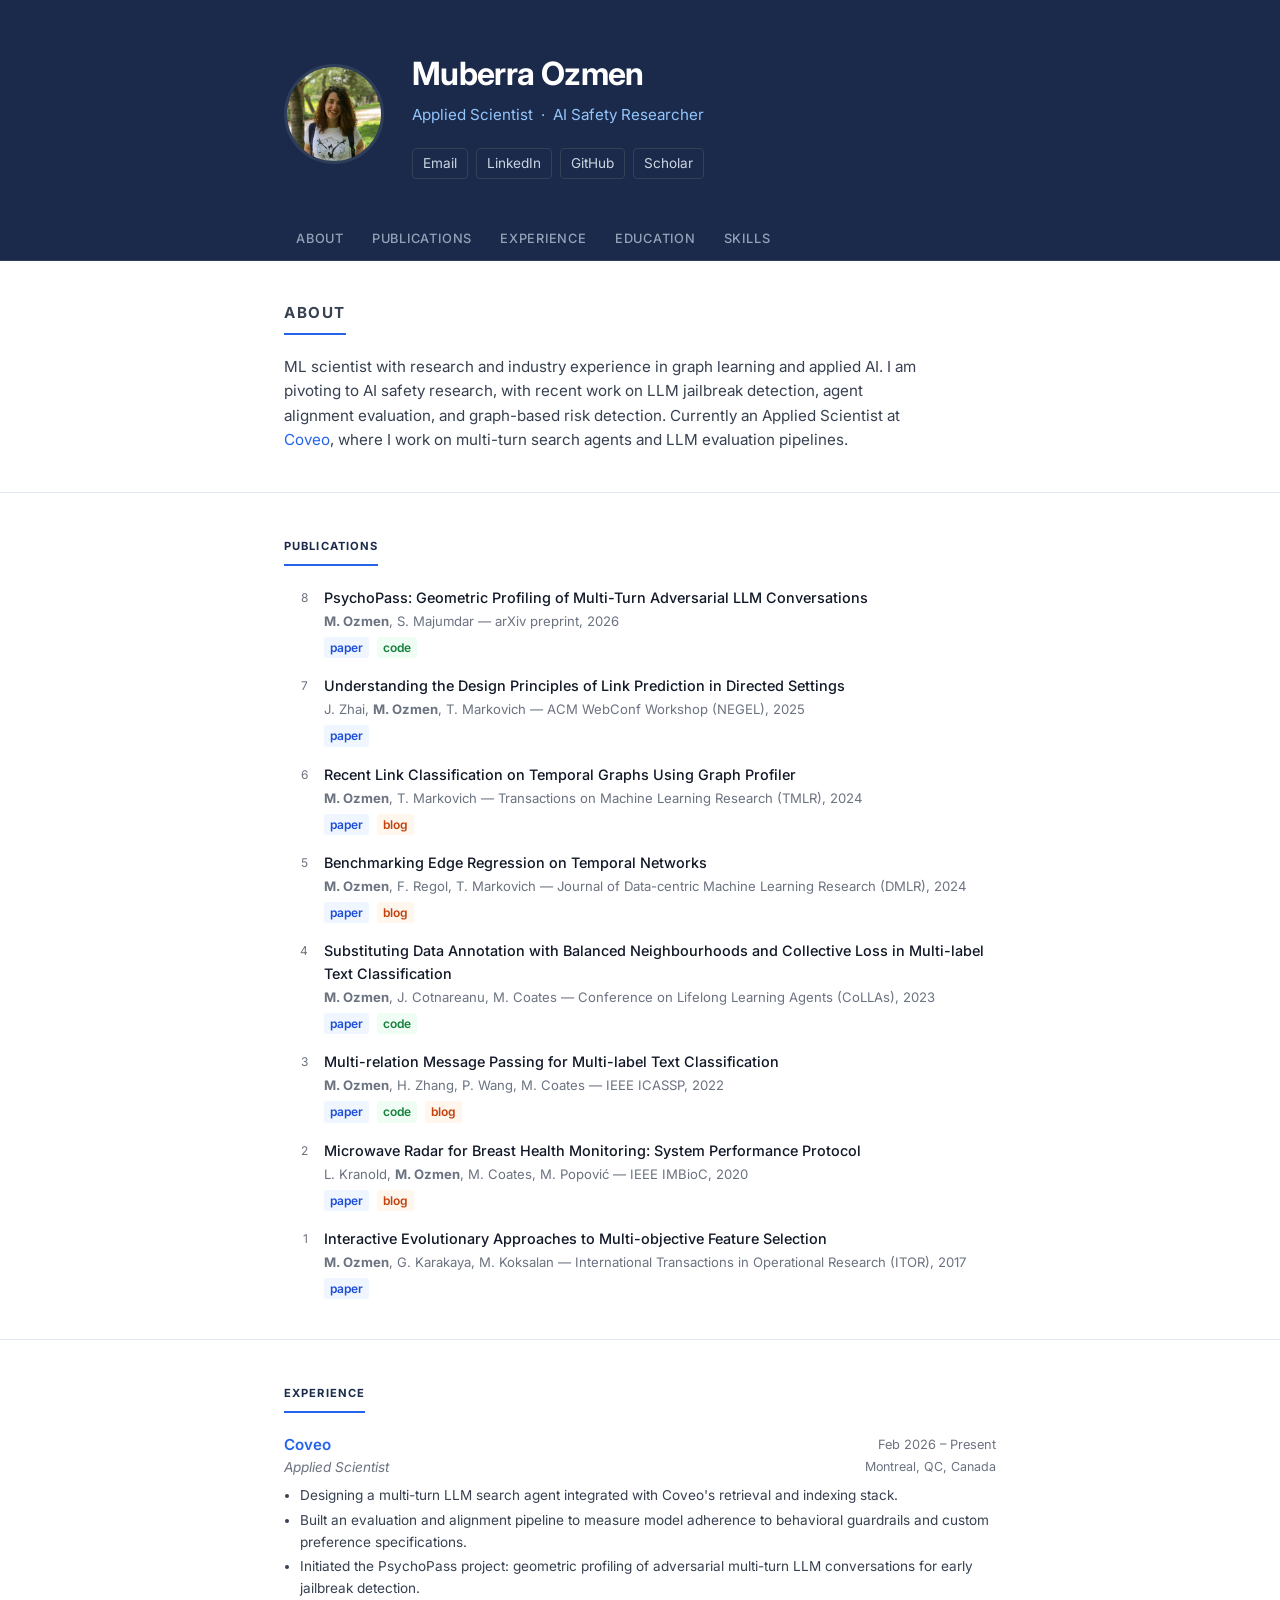
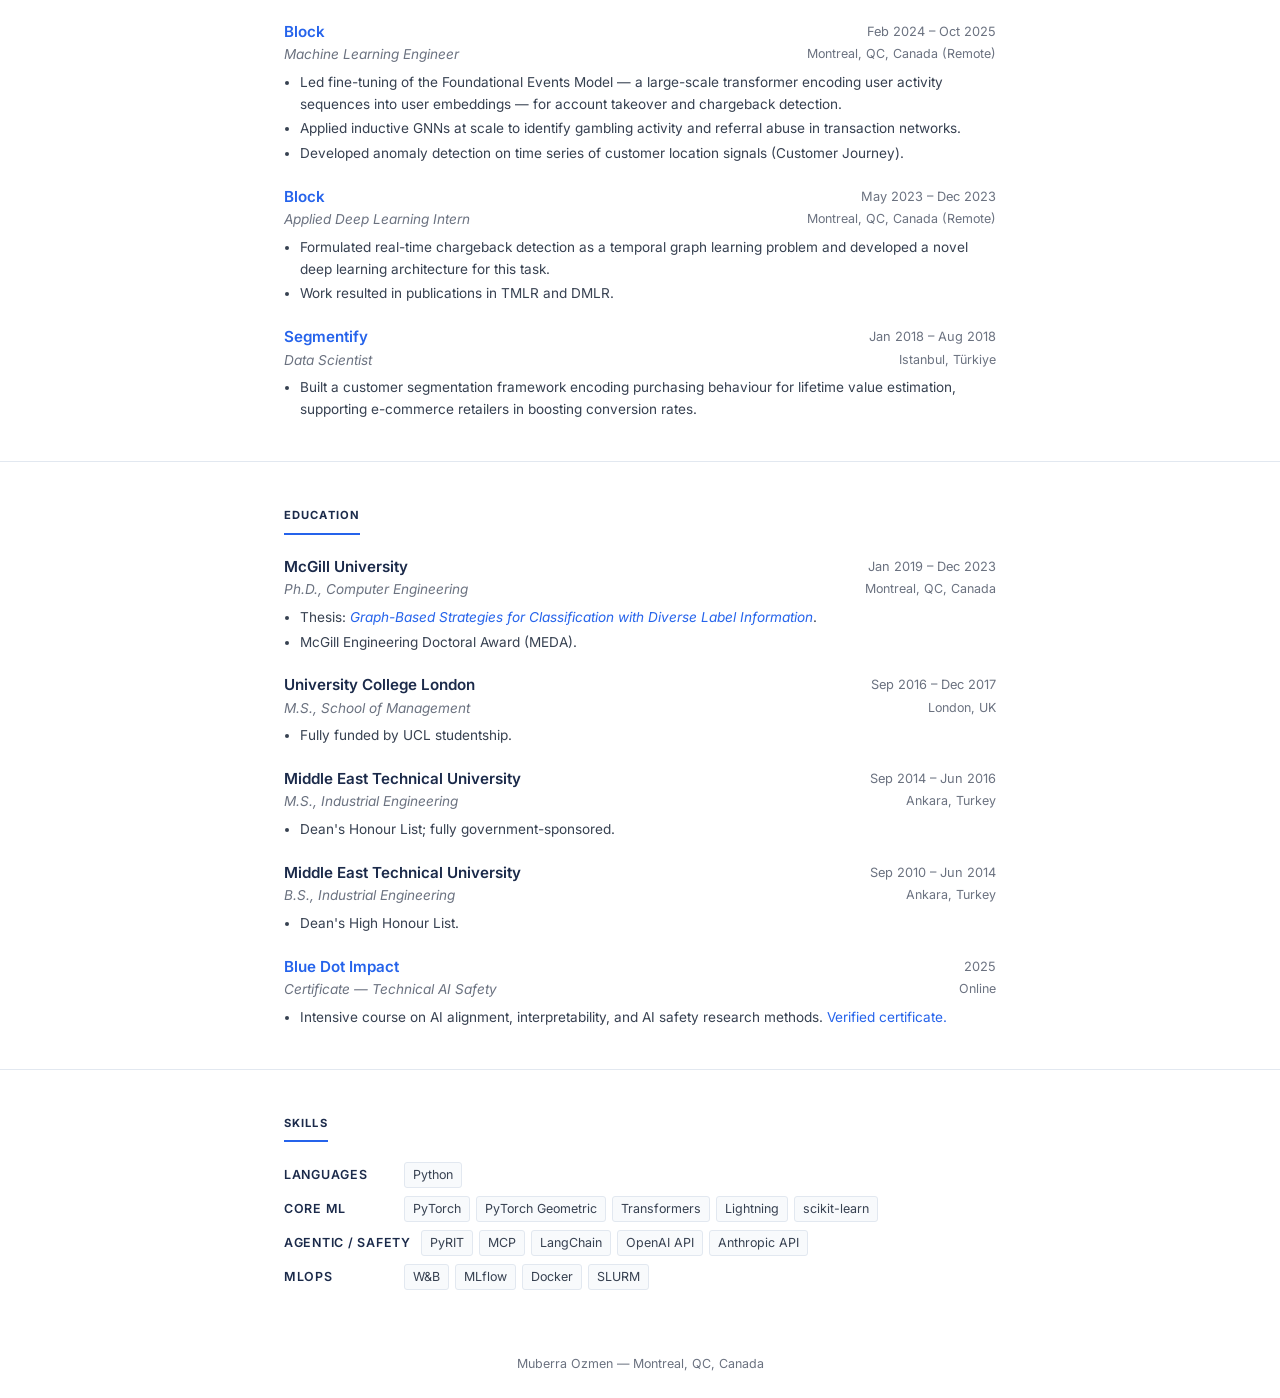
<file: index.html>
<!DOCTYPE html>
<html lang="en">
<head>
  <meta charset="UTF-8" />
  <meta name="viewport" content="width=device-width, initial-scale=1.0" />
  <title>Muberra Ozmen</title>
  <link rel="stylesheet" href="style.css" />
  <link rel="preconnect" href="https://fonts.googleapis.com" />
  <link href="https://fonts.googleapis.com/css2?family=Inter:wght@300;400;500;600;700&display=swap" rel="stylesheet" />
</head>
<body>

<!-- ── Header ── -->
<header>
  <div class="container">
    <div class="header-inner">
      <img src="profile.jpg" alt="Muberra Ozmen" class="profile-photo" width="100" height="100" />
      <div class="header-text">
        <h1>Muberra Ozmen</h1>
        <p class="subtitle">Applied Scientist &nbsp;·&nbsp; AI Safety Researcher</p>
        <div class="contact">
          <a href="mailto:muberra.ozmen@gmail.com">Email</a>
          <a href="https://www.linkedin.com/in/muberraozmen/" target="_blank">LinkedIn</a>
          <a href="https://github.com/muberraozmen" target="_blank">GitHub</a>
          <a href="https://scholar.google.com/citations?user=y7MTyicAAAAJ" target="_blank">Scholar</a>
        </div>
      </div>
    </div>
  </div>
</header>

<!-- ── Nav ── -->
<nav>
  <div class="container">
    <a href="#about">About</a>
    <a href="#publications">Publications</a>
    <a href="#experience">Experience</a>
    <a href="#education">Education</a>
    <a href="#skills">Skills</a>
  </div>
</nav>

<!-- ── Main ── -->
<main>

  <!-- About -->
  <section id="about">
    <div class="container">
      <p class="section-title">About</p>
      <p>
        ML scientist with research and industry experience in graph learning and applied AI.
        I am pivoting to AI safety research, with recent work on LLM jailbreak detection,
        agent alignment evaluation, and graph-based risk detection.
        Currently an Applied Scientist at <a href="https://www.coveo.com" target="_blank">Coveo</a>,
        where I work on multi-turn search agents and LLM evaluation pipelines.
      </p>
    </div>
  </section>

  <!-- Publications -->
  <section id="publications">
    <div class="container">
      <p class="section-title">Publications</p>
      <ol class="pub-list" reversed>

        <li class="pub">
          <span class="pub-num">8</span>
          <div class="pub-body">
            <p class="pub-title">PsychoPass: Geometric Profiling of Multi-Turn Adversarial LLM Conversations</p>
            <p class="pub-meta"><strong>M. Ozmen</strong>, S. Majumdar &mdash; arXiv preprint, 2026</p>
            <div class="pub-links">
              <a href="https://arxiv.org/abs/2606.03136" target="_blank" class="paper">paper</a>
              <a href="https://github.com/muberraozmen/psycho-pass" target="_blank" class="code">code</a>
            </div>
          </div>
        </li>

        <li class="pub">
          <span class="pub-num">7</span>
          <div class="pub-body">
            <p class="pub-title">Understanding the Design Principles of Link Prediction in Directed Settings</p>
            <p class="pub-meta">J. Zhai, <strong>M. Ozmen</strong>, T. Markovich &mdash; ACM WebConf Workshop (NEGEL), 2025</p>
            <div class="pub-links">
              <a href="https://dl.acm.org/doi/10.1145/3701716.3717803" target="_blank" class="paper">paper</a>
            </div>
          </div>
        </li>

        <li class="pub">
          <span class="pub-num">6</span>
          <div class="pub-body">
            <p class="pub-title">Recent Link Classification on Temporal Graphs Using Graph Profiler</p>
            <p class="pub-meta"><strong>M. Ozmen</strong>, T. Markovich &mdash; Transactions on Machine Learning Research (TMLR), 2024</p>
            <div class="pub-links">
              <a href="https://openreview.net/forum?id=BTgHh0gSSc" target="_blank" class="paper">paper</a>
              <a href="https://ai.cash.app/recent-link-classification" target="_blank" class="blog">blog</a>
            </div>
          </div>
        </li>

        <li class="pub">
          <span class="pub-num">5</span>
          <div class="pub-body">
            <p class="pub-title">Benchmarking Edge Regression on Temporal Networks</p>
            <p class="pub-meta"><strong>M. Ozmen</strong>, F. Regol, T. Markovich &mdash; Journal of Data-centric Machine Learning Research (DMLR), 2024</p>
            <div class="pub-links">
              <a href="https://openreview.net/forum?id=4k4cocpuSw" target="_blank" class="paper">paper</a>
              <a href="https://ai.cash.app/temporal-edge-regression" target="_blank" class="blog">blog</a>
            </div>
          </div>
        </li>

        <li class="pub">
          <span class="pub-num">4</span>
          <div class="pub-body">
            <p class="pub-title">Substituting Data Annotation with Balanced Neighbourhoods and Collective Loss in Multi-label Text Classification</p>
            <p class="pub-meta"><strong>M. Ozmen</strong>, J. Cotnareanu, M. Coates &mdash; Conference on Lifelong Learning Agents (CoLLAs), 2023</p>
            <div class="pub-links">
              <a href="https://arxiv.org/abs/2309.13543" target="_blank" class="paper">paper</a>
              <a href="https://github.com/muberraozmen/BNCL" target="_blank" class="code">code</a>
            </div>
          </div>
        </li>

        <li class="pub">
          <span class="pub-num">3</span>
          <div class="pub-body">
            <p class="pub-title">Multi-relation Message Passing for Multi-label Text Classification</p>
            <p class="pub-meta"><strong>M. Ozmen</strong>, H. Zhang, P. Wang, M. Coates &mdash; IEEE ICASSP, 2022</p>
            <div class="pub-links">
              <a href="https://ieeexplore.ieee.org/document/9747225" target="_blank" class="paper">paper</a>
              <a href="https://github.com/muberraozmen/MrMP" target="_blank" class="code">code</a>
              <a href="https://networks.lab.mcgill.ca/docs/projects/current_projects/project003/" target="_blank" class="blog">blog</a>
            </div>
          </div>
        </li>

        <li class="pub">
          <span class="pub-num">2</span>
          <div class="pub-body">
            <p class="pub-title">Microwave Radar for Breast Health Monitoring: System Performance Protocol</p>
            <p class="pub-meta">L. Kranold, <strong>M. Ozmen</strong>, M. Coates, M. Popović &mdash; IEEE IMBioC, 2020</p>
            <div class="pub-links">
              <a href="https://ieeexplore.ieee.org/document/9385019" target="_blank" class="paper">paper</a>
              <a href="https://networks.lab.mcgill.ca/docs/projects/past_projects/project008" target="_blank" class="blog">blog</a>
            </div>
          </div>
        </li>

        <li class="pub">
          <span class="pub-num">1</span>
          <div class="pub-body">
            <p class="pub-title">Interactive Evolutionary Approaches to Multi-objective Feature Selection</p>
            <p class="pub-meta"><strong>M. Ozmen</strong>, G. Karakaya, M. Koksalan &mdash; International Transactions in Operational Research (ITOR), 2017</p>
            <div class="pub-links">
              <a href="https://onlinelibrary.wiley.com/doi/abs/10.1111/itor.12428" target="_blank" class="paper">paper</a>
            </div>
          </div>
        </li>

      </ol>
    </div>
  </section>

  <!-- Experience -->
  <section id="experience">
    <div class="container">
      <p class="section-title">Experience</p>
      <div class="entry-list">

        <div class="entry">
          <span class="entry-org"><a href="https://www.coveo.com" target="_blank">Coveo</a></span>
          <span class="entry-date">Feb 2026 &ndash; Present</span>
          <span class="entry-role">Applied Scientist</span>
          <span class="entry-location">Montreal, QC, Canada</span>
          <ul class="entry-bullets">
            <li>Designing a multi-turn LLM search agent integrated with Coveo's retrieval and indexing stack.</li>
            <li>Built an evaluation and alignment pipeline to measure model adherence to behavioral guardrails and custom preference specifications.</li>
            <li>Initiated the PsychoPass project: geometric profiling of adversarial multi-turn LLM conversations for early jailbreak detection.</li>
          </ul>
        </div>

        <div class="entry">
          <span class="entry-org"><a href="https://block.xyz" target="_blank">Block</a></span>
          <span class="entry-date">Feb 2024 &ndash; Oct 2025</span>
          <span class="entry-role">Machine Learning Engineer</span>
          <span class="entry-location">Montreal, QC, Canada (Remote)</span>
          <ul class="entry-bullets">
            <li>Led fine-tuning of the Foundational Events Model — a large-scale transformer encoding user activity sequences into user embeddings — for account takeover and chargeback detection.</li>
            <li>Applied inductive GNNs at scale to identify gambling activity and referral abuse in transaction networks.</li>
            <li>Developed anomaly detection on time series of customer location signals (Customer Journey).</li>
          </ul>
        </div>

        <div class="entry">
          <span class="entry-org"><a href="https://block.xyz" target="_blank">Block</a></span>
          <span class="entry-date">May 2023 &ndash; Dec 2023</span>
          <span class="entry-role">Applied Deep Learning Intern</span>
          <span class="entry-location">Montreal, QC, Canada (Remote)</span>
          <ul class="entry-bullets">
            <li>Formulated real-time chargeback detection as a temporal graph learning problem and developed a novel deep learning architecture for this task.</li>
            <li>Work resulted in publications in TMLR and DMLR.</li>
          </ul>
        </div>

        <div class="entry">
          <span class="entry-org"><a href="https://www.segmentify.com" target="_blank">Segmentify</a></span>
          <span class="entry-date">Jan 2018 &ndash; Aug 2018</span>
          <span class="entry-role">Data Scientist</span>
          <span class="entry-location">Istanbul, Türkiye</span>
          <ul class="entry-bullets">
            <li>Built a customer segmentation framework encoding purchasing behaviour for lifetime value estimation, supporting e-commerce retailers in boosting conversion rates.</li>
          </ul>
        </div>

      </div>
    </div>
  </section>

  <!-- Education -->
  <section id="education">
    <div class="container">
      <p class="section-title">Education</p>
      <div class="entry-list">

        <div class="entry">
          <span class="entry-org">McGill University</span>
          <span class="entry-date">Jan 2019 &ndash; Dec 2023</span>
          <span class="entry-role">Ph.D., Computer Engineering</span>
          <span class="entry-location">Montreal, QC, Canada</span>
          <ul class="entry-bullets">
            <li>Thesis: <a href="https://escholarship.mcgill.ca/concern/theses/t722hg54k" target="_blank"><em>Graph-Based Strategies for Classification with Diverse Label Information</em></a>.</li>
            <li>McGill Engineering Doctoral Award (MEDA).</li>
          </ul>
        </div>

        <div class="entry">
          <span class="entry-org">University College London</span>
          <span class="entry-date">Sep 2016 &ndash; Dec 2017</span>
          <span class="entry-role">M.S., School of Management</span>
          <span class="entry-location">London, UK</span>
          <ul class="entry-bullets">
            <li>Fully funded by UCL studentship.</li>
          </ul>
        </div>

        <div class="entry">
          <span class="entry-org">Middle East Technical University</span>
          <span class="entry-date">Sep 2014 &ndash; Jun 2016</span>
          <span class="entry-role">M.S., Industrial Engineering</span>
          <span class="entry-location">Ankara, Turkey</span>
          <ul class="entry-bullets">
            <li>Dean's Honour List; fully government-sponsored.</li>
          </ul>
        </div>

        <div class="entry">
          <span class="entry-org">Middle East Technical University</span>
          <span class="entry-date">Sep 2010 &ndash; Jun 2014</span>
          <span class="entry-role">B.S., Industrial Engineering</span>
          <span class="entry-location">Ankara, Turkey</span>
          <ul class="entry-bullets">
            <li>Dean's High Honour List.</li>
          </ul>
        </div>

        <div class="entry">
          <span class="entry-org"><a href="https://bluedot.org/courses/technical-ai-safety" target="_blank">Blue Dot Impact</a></span>
          <span class="entry-date">2025</span>
          <span class="entry-role">Certificate — Technical AI Safety</span>
          <span class="entry-location">Online</span>
          <ul class="entry-bullets">
            <li>Intensive course on AI alignment, interpretability, and AI safety research methods. <a href="https://bluedot.org/certification?id=recBqdzHf9f8r70Nk" target="_blank">Verified certificate.</a></li>
          </ul>
        </div>

      </div>
    </div>
  </section>

  <!-- Skills -->
  <section id="skills">
    <div class="container">
      <p class="section-title">Skills</p>
      <div class="skill-group">

        <div class="skill-row">
          <span class="skill-label">Languages</span>
          <div class="skill-tags">
            <span class="tag">Python</span>
          </div>
        </div>

        <div class="skill-row">
          <span class="skill-label">Core ML</span>
          <div class="skill-tags">
            <span class="tag">PyTorch</span>
            <span class="tag">PyTorch Geometric</span>
            <span class="tag">Transformers</span>
            <span class="tag">Lightning</span>
            <span class="tag">scikit-learn</span>
          </div>
        </div>

        <div class="skill-row">
          <span class="skill-label">Agentic / Safety</span>
          <div class="skill-tags">
            <span class="tag">PyRIT</span>
            <span class="tag">MCP</span>
            <span class="tag">LangChain</span>
            <span class="tag">OpenAI API</span>
            <span class="tag">Anthropic API</span>
          </div>
        </div>

        <div class="skill-row">
          <span class="skill-label">MLOps</span>
          <div class="skill-tags">
            <span class="tag">W&amp;B</span>
            <span class="tag">MLflow</span>
            <span class="tag">Docker</span>
            <span class="tag">SLURM</span>
          </div>
        </div>

      </div>
    </div>
  </section>

</main>

<footer>
  <p>Muberra Ozmen &mdash; Montreal, QC, Canada</p>
</footer>

</body>
</html>
</file>
<file: style.css>
:root {
  --navy: #1B2A4A;
  --accent: #2563EB;
  --muted: #6B7280;
  --bg: #FFFFFF;
  --surface: #F8FAFC;
  --border: #E2E8F0;
  --text: #111827;
  --link-paper: #1D4ED8;
  --link-code: #15803D;
  --link-blog: #C2410C;
}

* {
  box-sizing: border-box;
  margin: 0;
  padding: 0;
}

html {
  scroll-behavior: smooth;
}

body {
  font-family: 'Inter', sans-serif;
  font-size: 15px;
  line-height: 1.6;
  color: var(--text);
  background: var(--bg);
}

a {
  color: var(--accent);
  text-decoration: none;
}

a:hover {
  text-decoration: underline;
}

/* ── Layout ── */

.container {
  max-width: 760px;
  margin: 0 auto;
  padding: 0 24px;
}

/* ── Header ── */

header {
  background: var(--navy);
  color: white;
  padding: 48px 0 40px;
}

.header-inner {
  display: flex;
  align-items: center;
  gap: 28px;
}

.profile-photo {
  width: 100px !important;
  height: 100px !important;
  max-width: 100px;
  border-radius: 50%;
  object-fit: cover;
  object-position: center top;
  border: 3px solid #2D3D5A;
  flex-shrink: 0;
  display: block;
}

.header-text {
  flex: 1;
}

header h1 {
  font-size: 2rem;
  font-weight: 700;
  letter-spacing: -0.02em;
  margin-bottom: 4px;
}

header .subtitle {
  font-size: 0.95rem;
  color: #93C5FD;
  margin-bottom: 20px;
}

header .contact {
  display: flex;
  flex-wrap: wrap;
  gap: 8px;
}

header .contact a {
  color: #CBD5E1;
  font-size: 0.85rem;
  display: flex;
  align-items: center;
  gap: 5px;
  padding: 4px 10px;
  border: 1px solid #334155;
  border-radius: 4px;
  transition: color 0.15s, border-color 0.15s;
}

header .contact a:hover {
  color: white;
  border-color: #93C5FD;
  text-decoration: none;
}

/* ── Nav ── */

nav {
  position: sticky;
  top: 0;
  z-index: 100;
  background: var(--navy);
  border-bottom: 1px solid #2D3D5A;
}

nav .container {
  display: flex;
  gap: 4px;
  padding-top: 0;
  padding-bottom: 0;
}

nav a {
  color: #94A3B8;
  font-size: 0.8rem;
  font-weight: 500;
  text-transform: uppercase;
  letter-spacing: 0.06em;
  padding: 10px 12px;
  display: block;
  transition: color 0.15s;
}

nav a:hover {
  color: white;
  text-decoration: none;
}

/* ── Sections ── */

section {
  padding: 40px 0;
  border-bottom: 1px solid var(--border);
}

section:last-of-type {
  border-bottom: none;
}

.section-title {
  font-size: 0.7rem;
  font-weight: 700;
  text-transform: uppercase;
  letter-spacing: 0.1em;
  color: var(--navy);
  margin-bottom: 20px;
  padding-bottom: 8px;
  border-bottom: 2px solid var(--accent);
  display: inline-block;
}

/* ── About ── */

#about p {
  color: #374151;
  max-width: 640px;
  font-size: 0.95rem;
}

/* ── Publications ── */

.pub-list {
  list-style: none;
  display: flex;
  flex-direction: column;
  gap: 16px;
}

.pub {
  display: flex;
  gap: 16px;
  align-items: flex-start;
}

.pub-num {
  flex-shrink: 0;
  font-size: 0.75rem;
  color: var(--muted);
  width: 24px;
  text-align: right;
  padding-top: 2px;
}

.pub-body {
  flex: 1;
}

.pub-title {
  font-size: 0.9rem;
  font-weight: 500;
  color: var(--text);
  margin-bottom: 2px;
}

.pub-meta {
  font-size: 0.82rem;
  color: var(--muted);
  margin-bottom: 5px;
}

.pub-links {
  display: flex;
  gap: 8px;
  flex-wrap: wrap;
}

.pub-links a {
  font-size: 0.75rem;
  font-weight: 600;
  padding: 1px 6px;
  border-radius: 3px;
}

.pub-links a.paper {
  color: var(--link-paper);
  background: #EFF6FF;
}

.pub-links a.code {
  color: var(--link-code);
  background: #F0FDF4;
}

.pub-links a.blog {
  color: var(--link-blog);
  background: #FFF7ED;
}

.pub-links a:hover {
  text-decoration: none;
  filter: brightness(0.85);
}

/* ── Experience / Education ── */

.entry-list {
  display: flex;
  flex-direction: column;
  gap: 20px;
}

.entry {
  display: grid;
  grid-template-columns: 1fr auto;
  gap: 0 16px;
}

.entry-org {
  font-weight: 600;
  font-size: 0.95rem;
  color: var(--navy);
}

.entry-role {
  font-size: 0.85rem;
  color: var(--muted);
  font-style: italic;
  grid-column: 1;
}

.entry-date {
  font-size: 0.8rem;
  color: var(--muted);
  text-align: right;
  white-space: nowrap;
  padding-top: 2px;
}

.entry-location {
  font-size: 0.78rem;
  color: var(--muted);
  text-align: right;
  grid-column: 2;
}

.entry-bullets {
  grid-column: 1 / -1;
  margin-top: 6px;
  padding-left: 16px;
  list-style: disc;
  display: flex;
  flex-direction: column;
  gap: 3px;
}

.entry-bullets li {
  font-size: 0.85rem;
  color: #374151;
}

/* ── Certificates ── */

.cert {
  display: flex;
  justify-content: space-between;
  align-items: baseline;
  flex-wrap: wrap;
  gap: 4px;
}

.cert-name {
  font-weight: 600;
  font-size: 0.95rem;
  color: var(--navy);
}

.cert-meta {
  font-size: 0.82rem;
  color: var(--muted);
}

.cert-desc {
  font-size: 0.85rem;
  color: #374151;
  margin-top: 3px;
}

/* ── Skills ── */

.skill-group {
  display: flex;
  flex-direction: column;
  gap: 8px;
}

.skill-row {
  display: flex;
  gap: 10px;
  align-items: baseline;
  flex-wrap: wrap;
}

.skill-label {
  font-size: 0.78rem;
  font-weight: 600;
  text-transform: uppercase;
  letter-spacing: 0.06em;
  color: var(--navy);
  min-width: 110px;
  flex-shrink: 0;
}

.skill-tags {
  display: flex;
  flex-wrap: wrap;
  gap: 6px;
}

.tag {
  font-size: 0.78rem;
  padding: 2px 8px;
  border-radius: 3px;
  background: var(--surface);
  border: 1px solid var(--border);
  color: #374151;
}

/* ── Footer ── */

footer {
  text-align: center;
  padding: 24px;
  font-size: 0.78rem;
  color: var(--muted);
}

/* ── Responsive ── */

@media (max-width: 600px) {
  header h1 { font-size: 1.6rem; }
  .header-inner { gap: 18px; }
  .profile-photo { width: 72px; height: 72px; }
  .entry { grid-template-columns: 1fr; }
  .entry-date, .entry-location { text-align: left; }
  .skill-label { min-width: auto; width: 100%; }
}
</file>
